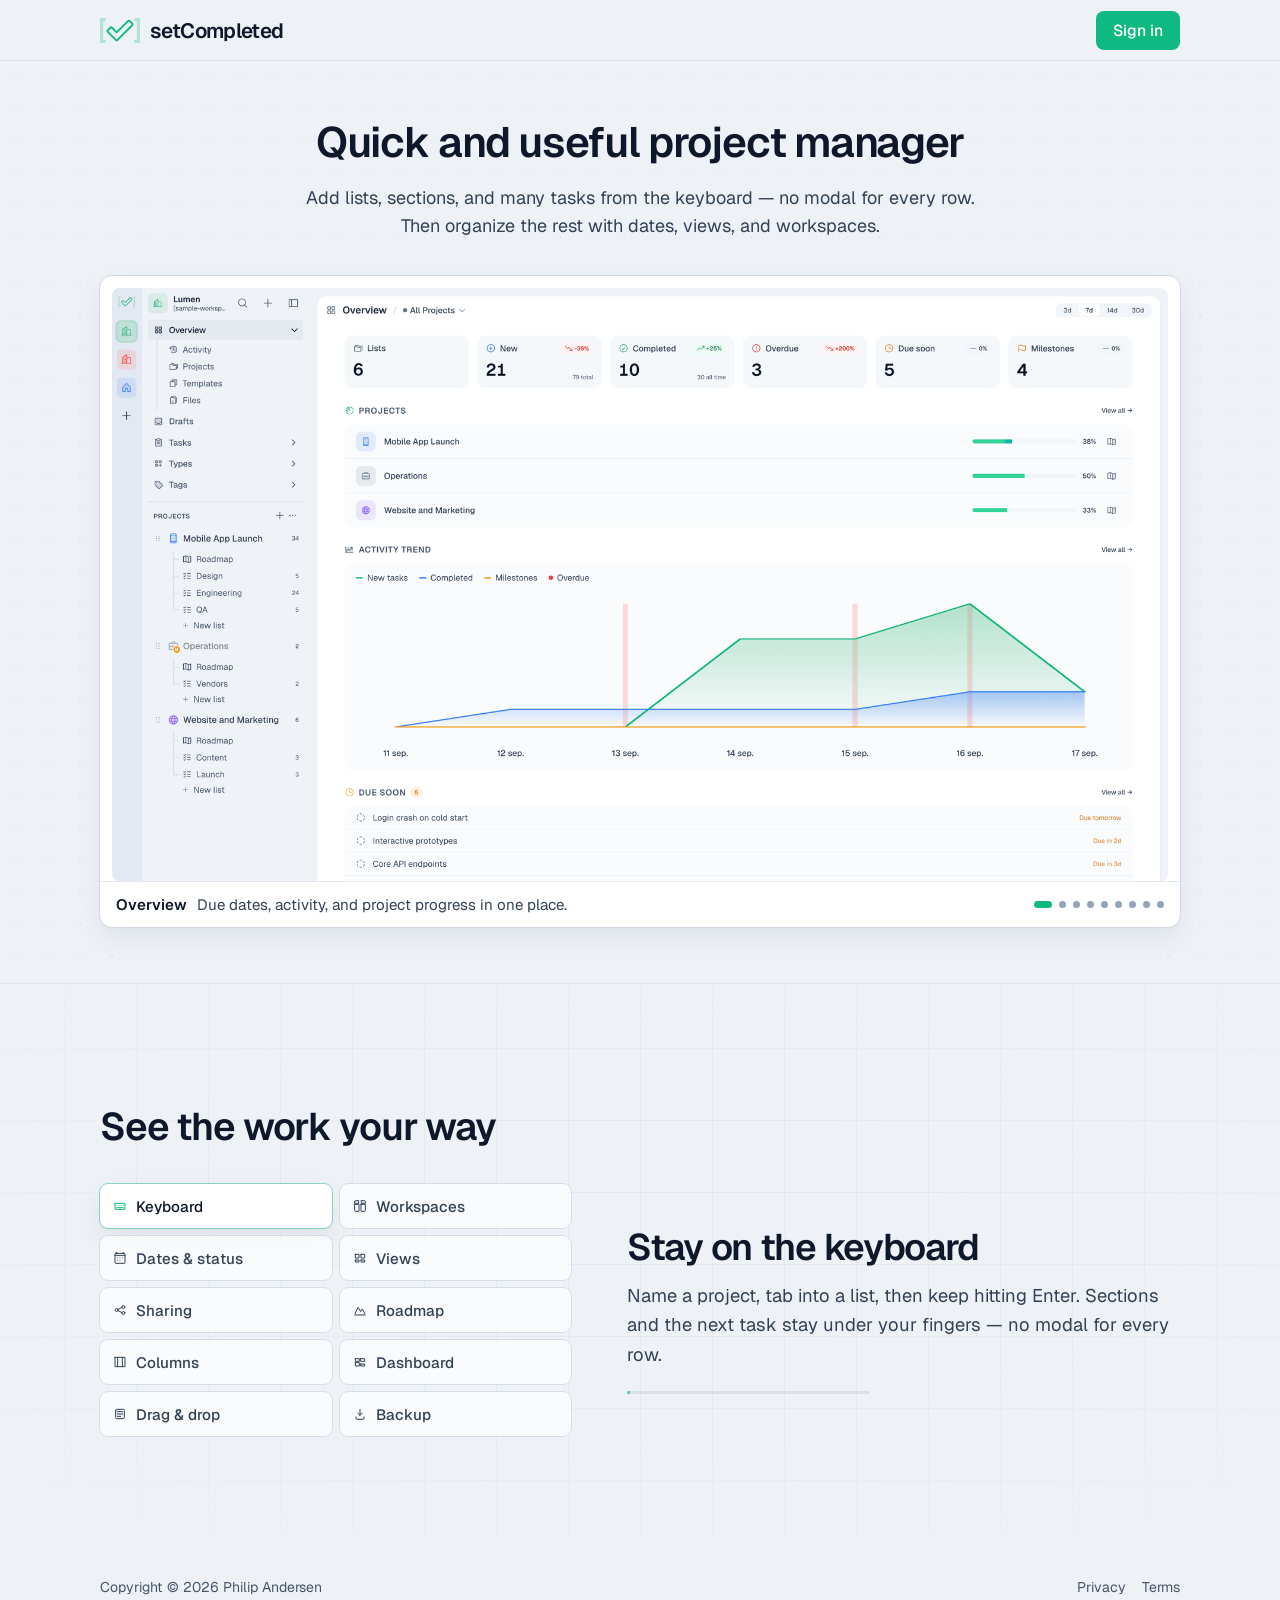
<file: index.html>
<!DOCTYPE html>
<html lang="en">
<head>
  <meta charset="utf-8">
  <meta name="viewport" content="width=device-width, initial-scale=1">
  <title>setCompleted – Quick and useful project manager</title>
  <meta name="description" content="A fast task manager you can drive from the keyboard. Add lists, sections, and many tasks in a row, then switch to board, calendar, or Gantt.">
  <link rel="icon" type="image/svg+xml" href="assets/logo.svg">
  <link rel="preconnect" href="https://fonts.googleapis.com">
  <link rel="preconnect" href="https://fonts.gstatic.com" crossorigin>
  <link href="https://fonts.googleapis.com/css2?family=Geist:wght@400;500;600;700&display=swap" rel="stylesheet">
  <link rel="stylesheet" href="css/styles.css">
  <script>
    (function () {
      var theme = window.matchMedia("(prefers-color-scheme: dark)").matches ? "dark" : "light";
      document.documentElement.dataset.theme = theme;
      document.documentElement.style.colorScheme = theme;
    })();
  </script>
</head>
<body>
  <header class="site-header">
    <div class="wrap site-header__inner">
      <a class="brand" href="/">
        <img src="assets/logo.svg" alt="" width="40" height="25">
        <span class="brand__name">setCompleted</span>
      </a>
      <a class="btn btn--accent" href="https://app.setcompleted.com/login">Sign in</a>
    </div>
  </header>

  <main>
    <section class="hero pattern-dots">
      <div class="wrap hero__inner">
        <h1>Quick and useful project manager</h1>
        <p class="hero__lead">
          Add lists, sections, and many tasks from the keyboard — no modal for every row.<br>
          Then organize the rest with dates, views, and workspaces.
        </p>
      </div>
    </section>

    <section class="showcase pattern-dots" aria-label="Product screenshots">
      <div class="wrap">
        <div class="panel carousel" data-carousel tabindex="0">
          <div class="carousel__stage">
          <ul class="carousel__track" data-carousel-track>
            <li class="carousel__slide is-active" data-carousel-slide data-title="Overview" data-caption="Due dates, activity, and project progress in one place.">
              <img class="shot" data-shot-light="assets/screenshots/screenshot_dashboard_light.png" data-shot-dark="assets/screenshots/screenshot_dashboard_dark.png" src="assets/screenshots/screenshot_dashboard_light.png" alt="setCompleted overview dashboard" width="1780" height="1000">
            </li>
            <li class="carousel__slide" data-carousel-slide data-title="Projects" data-caption="Every project in the workspace, as cards.">
              <img class="shot" data-shot-light="assets/screenshots/screenshot_projects_light.png" data-shot-dark="assets/screenshots/screenshot_projects_dark.png" src="assets/screenshots/screenshot_projects_light.png" alt="setCompleted projects gallery" width="1780" height="1000">
            </li>
            <li class="carousel__slide" data-carousel-slide data-title="Projects list" data-caption="The same projects as rows, with progress and due dates.">
              <img class="shot" data-shot-light="assets/screenshots/screenshot_projects-list_light.png" data-shot-dark="assets/screenshots/screenshot_projects-list_dark.png" src="assets/screenshots/screenshot_projects-list_light.png" alt="setCompleted projects as a list" width="1780" height="1000">
            </li>
            <li class="carousel__slide" data-carousel-slide data-title="List" data-caption="Sections, dates, and status in a fast keyboard-first list.">
              <img class="shot" data-shot-light="assets/screenshots/screenshot_list-view_light.png" data-shot-dark="assets/screenshots/screenshot_list-view_dark.png" src="assets/screenshots/screenshot_list-view_light.png" alt="setCompleted list view" width="1780" height="1000">
            </li>
            <li class="carousel__slide" data-carousel-slide data-title="Task" data-caption="Dates, estimate, and the rest of a task without leaving the list.">
              <img class="shot" data-shot-light="assets/screenshots/screenshot_task-details_light.png" data-shot-dark="assets/screenshots/screenshot_task-details_dark.png" src="assets/screenshots/screenshot_task-details_light.png" alt="setCompleted task details" width="1780" height="1000">
            </li>
            <li class="carousel__slide" data-carousel-slide data-title="Board" data-caption="The same list, grouped by status.">
              <img class="shot" data-shot-light="assets/screenshots/screenshot_board_light.png" data-shot-dark="assets/screenshots/screenshot_board_dark.png" src="assets/screenshots/screenshot_board_light.png" alt="setCompleted board view" width="1780" height="1000">
            </li>
            <li class="carousel__slide" data-carousel-slide data-title="Timeline" data-caption="Start and due dates on a Gantt-style view.">
              <img class="shot" data-shot-light="assets/screenshots/screenshot_gantt_light.png" data-shot-dark="assets/screenshots/screenshot_gantt_dark.png" src="assets/screenshots/screenshot_gantt_light.png" alt="setCompleted timeline and Gantt view" width="1780" height="1000">
            </li>
            <li class="carousel__slide" data-carousel-slide data-title="Roadmap" data-caption="Now, Next, and Later for a project.">
              <img class="shot" data-shot-light="assets/screenshots/screenshot_roadmap_light.png" data-shot-dark="assets/screenshots/screenshot_roadmap_dark.png" src="assets/screenshots/screenshot_roadmap_light.png" alt="setCompleted project roadmap" width="1780" height="1000">
            </li>
            <li class="carousel__slide" data-carousel-slide data-title="Sharing" data-caption="A read-only page for a list. Anyone with the link can follow along.">
              <img class="shot" data-shot-light="assets/screenshots/screenshot_share_light.png" data-shot-dark="assets/screenshots/screenshot_share_dark.png" src="assets/screenshots/screenshot_share_light.png" alt="setCompleted shared list page" width="1780" height="1000">
            </li>
          </ul>
          </div>
          <div class="carousel__caption">
            <p>
              <strong data-carousel-title>Overview</strong>
              <span data-carousel-body>Due dates, activity, and project progress in one place.</span>
            </p>
            <div class="dots" data-carousel-dots></div>
          </div>
        </div>
      </div>
    </section>

    <section class="features pattern-grid" id="product">
      <div class="wrap">
        <header class="features__head">
          <h2>See the work your way</h2>
        </header>

        <div class="feature-stage" data-feature-tabs>
          <div class="feature-tabs" role="tablist" aria-label="Features">
            <button class="feature-tab" type="button" role="tab" id="tab-keyboard" aria-controls="panel-keyboard" aria-selected="true">
              <svg viewBox="0 0 24 24" aria-hidden="true"><path d="M4.5 8h15v9h-15V8Z"/><path d="M7 11h.01M10.5 11h.01M14 11h.01M17.5 11h.01M7 14.5h10"/></svg>
              Keyboard
            </button>
            <button class="feature-tab" type="button" role="tab" id="tab-workspaces" aria-controls="panel-workspaces" aria-selected="false">
              <svg viewBox="0 0 24 24" aria-hidden="true"><path d="M4 9.5V19a1 1 0 0 0 1 1h5.5V9.5H4Zm9.5 0V20H19a1 1 0 0 0 1-1V9.5h-6.5ZM4 5.5A1.5 1.5 0 0 1 5.5 4H10v4H4V5.5Zm10 0V8h6V5.5A1.5 1.5 0 0 0 18.5 4H14Z"/></svg>
              Workspaces
            </button>
            <button class="feature-tab" type="button" role="tab" id="tab-dates" aria-controls="panel-dates" aria-selected="false">
              <svg viewBox="0 0 24 24" aria-hidden="true"><path d="M7 3.5v2M17 3.5v2M4.5 8h15M6 5h12a1.5 1.5 0 0 1 1.5 1.5v12A1.5 1.5 0 0 1 18 20H6a1.5 1.5 0 0 1-1.5-1.5v-12A1.5 1.5 0 0 1 6 5Z"/><path d="M8 12h.01M12 12h.01M16 12h.01M8 16h.01M12 16h.01"/></svg>
              Dates &amp; status
            </button>
            <button class="feature-tab" type="button" role="tab" id="tab-views" aria-controls="panel-views" aria-selected="false">
              <svg viewBox="0 0 24 24" aria-hidden="true"><path d="M5 6.5h5.5v5.5H5V6.5Zm8.5 0H19v5.5h-5.5V6.5ZM5 15h5.5v3H5v-3Zm8.5 0H19v3h-5.5v-3Z"/></svg>
              Views
            </button>
            <button class="feature-tab" type="button" role="tab" id="tab-share" aria-controls="panel-share" aria-selected="false">
              <svg viewBox="0 0 24 24" aria-hidden="true"><path d="M8.5 11.5 15 8M8.5 12.5 15 16"/><circle cx="7" cy="12" r="2.25"/><circle cx="17" cy="7.5" r="2.25"/><circle cx="17" cy="16.5" r="2.25"/></svg>
              Sharing
            </button>
            <button class="feature-tab" type="button" role="tab" id="tab-roadmap" aria-controls="panel-roadmap" aria-selected="false">
              <svg viewBox="0 0 24 24" aria-hidden="true"><path d="M4.5 17.5 9 8l4 6.5 2.5-4 4 7"/><path d="M4 19.5h16"/></svg>
              Roadmap
            </button>
            <button class="feature-tab" type="button" role="tab" id="tab-columns" aria-controls="panel-columns" aria-selected="false">
              <svg viewBox="0 0 24 24" aria-hidden="true"><path d="M8.5 5v14M15.5 5v14M4.5 5h15v14h-15V5Z"/></svg>
              Columns
            </button>
            <button class="feature-tab" type="button" role="tab" id="tab-dashboard" aria-controls="panel-dashboard" aria-selected="false">
              <svg viewBox="0 0 24 24" aria-hidden="true"><path d="M5 7h6v4H5V7Zm8 0h6v4h-6V7ZM5 13h6v5H5v-5Zm8 2h6v3h-6v-3Z"/></svg>
              Dashboard
            </button>
            <button class="feature-tab" type="button" role="tab" id="tab-drag" aria-controls="panel-drag" aria-selected="false">
              <svg viewBox="0 0 24 24" aria-hidden="true"><path d="M8 8.5h8M8 12h8M8 15.5h5M5.5 6.5v11A1.5 1.5 0 0 0 7 19h10a1.5 1.5 0 0 0 1.5-1.5v-11A1.5 1.5 0 0 0 17 5H7A1.5 1.5 0 0 0 5.5 6.5Z"/></svg>
              Drag &amp; drop
            </button>
            <button class="feature-tab" type="button" role="tab" id="tab-backup" aria-controls="panel-backup" aria-selected="false">
              <svg viewBox="0 0 24 24" aria-hidden="true"><path d="M12 5v9M8.5 10.5 12 14l3.5-3.5M6 16.5v2A1.5 1.5 0 0 0 7.5 20h9a1.5 1.5 0 0 0 1.5-1.5v-2"/></svg>
              Backup
            </button>
          </div>

          <div class="feature-copy">
            <div class="feature-panels">
            <article class="feature-panel" role="tabpanel" id="panel-keyboard" aria-labelledby="tab-keyboard">
              <h3>Stay on the keyboard</h3>
              <p>Name a project, tab into a list, then keep hitting Enter. Sections and the next task stay under your fingers — no modal for every row.</p>
            </article>
            <article class="feature-panel" role="tabpanel" id="panel-workspaces" aria-labelledby="tab-workspaces" hidden>
              <h3>Workspaces and projects</h3>
              <p>Keep work, private, and client spaces apart. Projects live inside a workspace and hold the lists you actually open each day.</p>
            </article>
            <article class="feature-panel" role="tabpanel" id="panel-dates" aria-labelledby="tab-dates" hidden>
              <h3>Due dates, priority, and status</h3>
              <p>Give a task a start date, a due date, and a status. Then you can see what is next, overdue, or already done.</p>
            </article>
            <article class="feature-panel" role="tabpanel" id="panel-views" aria-labelledby="tab-views" hidden>
              <h3>List, board, calendar, and Gantt</h3>
              <p>Switch views on the same list. The last one you used is remembered, so you do not set it up again every time.</p>
            </article>
            <article class="feature-panel" role="tabpanel" id="panel-share" aria-labelledby="tab-share" hidden>
              <h3>Share a list</h3>
              <p>Publish a read-only page for a list. Anyone with the link can follow the work without signing in.</p>
            </article>
            <article class="feature-panel" role="tabpanel" id="panel-roadmap" aria-labelledby="tab-roadmap" hidden>
              <h3>Roadmap</h3>
              <p>Place work on Now, Next, and Later when an idea is bigger than a task, but still needs a home on the project.</p>
            </article>
            <article class="feature-panel" role="tabpanel" id="panel-columns" aria-labelledby="tab-columns" hidden>
              <h3>Custom columns</h3>
              <p>Add text, number, date, or labeled fields when a list needs more than priority and status.</p>
            </article>
            <article class="feature-panel" role="tabpanel" id="panel-dashboard" aria-labelledby="tab-dashboard" hidden>
              <h3>Dashboard and milestones</h3>
              <p>An overview of open work across the workspace, plus milestone dates when a deadline actually matters.</p>
            </article>
            <article class="feature-panel" role="tabpanel" id="panel-drag" aria-labelledby="tab-drag" hidden>
              <h3>Drag and drop</h3>
              <p>Reorder tasks, move them between sections, or drop them on another day in the calendar and timeline.</p>
            </article>
            <article class="feature-panel" role="tabpanel" id="panel-backup" aria-labelledby="tab-backup" hidden>
              <h3>Import, export, and backup</h3>
              <p>Bring data in, take it out, or keep a backup of a workspace when you want a copy you control.</p>
            </article>
            </div>
            <div class="feature-progress" aria-hidden="true">
              <span class="feature-progress__bar" data-feature-progress></span>
            </div>
          </div>
        </div>
      </div>
    </section>
  </main>

  <footer class="site-footer">
    <div class="wrap site-footer__inner">
      <p>Copyright © 2026 <a href="https://philipandersen.se/">Philip Andersen</a></p>
      <nav>
        <a href="https://app.setcompleted.com/privacy">Privacy</a>
        <a href="https://app.setcompleted.com/terms">Terms</a>
      </nav>
    </div>
  </footer>

  <script src="js/theme.js"></script>
  <script src="js/carousel.js"></script>
  <script src="js/feature-tabs.js"></script>
</body>
</html>
</file>
<file: css/styles.css>
:root,
html[data-theme="light"] {
  --accent: #10b981;
  --accent-hover: #059669;
  --canvas: #eef2f7;
  --rail: #e3e9f1;
  --ink: #0f172a;
  --ink-muted: #334155;
  --ink-soft: #475569;
  --line: #cbd5e1;
  --panel: #ffffff;
  --panel-line: rgb(203 213 225 / 0.7);
  --header-line: rgb(203 213 225 / 0.55);
  --section-line: rgb(203 213 225 / 0.45);
  --shadow: 0 1px 2px rgb(15 23 42 / 0.04), 0 10px 28px rgb(15 23 42 / 0.07);
  --tab-bg: rgb(255 255 255 / 0.7);
  --tab-bg-hover: #fff;
  --dot: #94a3b8;
  --shot-bg: #f8fafc;
  --dot-pattern: rgb(100 116 139 / 0.1);
  --grid-line: rgb(148 163 184 / 0.12);
  --radius: 12px;
  --radius-sm: 8px;
}

html[data-theme="dark"] {
  --accent: #10b981;
  --accent-hover: #34d399;
  --canvas: #0f172a;
  --rail: #0b1220;
  --ink: #f8fafc;
  --ink-muted: #cbd5e1;
  --ink-soft: #94a3b8;
  --line: #334155;
  --panel: #1e293b;
  --panel-line: rgb(51 65 85 / 0.9);
  --header-line: rgb(51 65 85 / 0.75);
  --section-line: rgb(51 65 85 / 0.65);
  --shadow: 0 1px 2px rgb(0 0 0 / 0.35), 0 14px 32px rgb(0 0 0 / 0.28);
  --tab-bg: rgb(30 41 59 / 0.78);
  --tab-bg-hover: #1e293b;
  --dot: #64748b;
  --shot-bg: #0b1220;
  --dot-pattern: rgb(148 163 184 / 0.16);
  --grid-line: rgb(148 163 184 / 0.1);
}

*,
*::before,
*::after {
  box-sizing: border-box;
}

html {
  font-size: 18px;
  color-scheme: light;
  -webkit-font-smoothing: antialiased;
  -moz-osx-font-smoothing: grayscale;
}

html[data-theme="dark"] {
  color-scheme: dark;
}

body {
  margin: 0;
  min-height: 100vh;
  font-family: Geist, ui-sans-serif, system-ui, sans-serif;
  color: var(--ink);
  background: var(--canvas);
}

a {
  color: inherit;
  text-decoration: none;
}

img {
  display: block;
  max-width: 100%;
  height: auto;
}

.wrap {
  width: min(1080px, calc(100% - 40px));
  margin-inline: auto;
}

.pattern-dots {
  background-color: var(--canvas);
  background-image: radial-gradient(var(--dot-pattern) 1px, transparent 1px);
  background-size: 32px 32px;
}

.pattern-grid {
  position: relative;
  isolation: isolate;
  background-color: var(--canvas);
  overflow: hidden;
}

.pattern-grid::before {
  content: "";
  position: absolute;
  inset: -80px;
  z-index: -1;
  background-image:
    linear-gradient(var(--grid-line) 1px, transparent 1px),
    linear-gradient(90deg, var(--grid-line) 1px, transparent 1px);
  background-size: 72px 72px;
  mask-image: radial-gradient(ellipse 90% 80% at 50% 45%, #000 10%, transparent 78%);
  animation: grid-drift 60s linear infinite;
}

@keyframes grid-drift {
  from { background-position: 0 0; }
  to { background-position: 72px 72px; }
}

/* Header */

.site-header {
  position: sticky;
  top: 0;
  z-index: 20;
  backdrop-filter: blur(14px);
  background: color-mix(in srgb, var(--canvas) 82%, transparent);
  border-bottom: 1px solid var(--header-line);
}

.site-header__inner {
  display: flex;
  align-items: center;
  justify-content: space-between;
  min-height: 60px;
  gap: 16px;
}

.brand {
  display: flex;
  align-items: center;
  gap: 10px;
  min-width: 0;
}

.brand img {
  width: 40px;
  height: 25px;
}

.brand__name {
  font-size: 1.15rem;
  font-weight: 600;
  letter-spacing: -0.03em;
}

.btn {
  display: inline-flex;
  align-items: center;
  justify-content: center;
  border: 0;
  border-radius: var(--radius-sm);
  padding: 0.5rem 0.95rem;
  font: inherit;
  font-size: 0.88rem;
  font-weight: 500;
  cursor: pointer;
}

.btn--accent {
  background: var(--accent);
  color: #fff;
}

.btn--accent:hover {
  background: var(--accent-hover);
}

/* Hero */

.hero {
  padding: 56px 0 28px;
}

.hero__inner {
  display: grid;
  justify-items: center;
  text-align: center;
}

.hero h1 {
  margin: 0;
  font-size: clamp(1.85rem, 3.6vw, 2.35rem);
  font-weight: 600;
  letter-spacing: -0.03em;
  line-height: 1.2;
}

.hero__lead {
  margin: 16px 0 0;
  max-width: 42rem;
  color: var(--ink-muted);
  font-size: 1rem;
  line-height: 1.55;
  text-wrap: pretty;
}

/* Screenshot slider */

.showcase {
  padding: 8px 0 56px;
}

.panel {
  background: var(--panel);
  border-radius: var(--radius);
  box-shadow: var(--shadow);
  outline: 1px solid var(--panel-line);
}

.carousel {
  position: relative;
  overflow: hidden;
}

.carousel__stage {
  position: relative;
  overflow: hidden;
  aspect-ratio: 1780 / 1000;
  margin: 12px 12px 0;
  border-radius: 8px;
  background: var(--shot-bg);
}

.carousel__track {
  position: absolute;
  inset: 0;
  margin: 0;
  padding: 0;
  list-style: none;
}

.carousel__slide {
  position: absolute;
  inset: 0;
  opacity: 0;
  visibility: hidden;
  pointer-events: none;
  transform: translateX(8%);
  transition:
    transform 680ms cubic-bezier(0.22, 1, 0.36, 1),
    opacity 560ms ease;
}

.carousel__slide.is-enter,
.carousel__slide.is-leave {
  visibility: visible;
}

.carousel__slide.is-enter-right {
  opacity: 0;
  transform: translateX(10%);
}

.carousel__slide.is-enter-left {
  opacity: 0;
  transform: translateX(-10%);
}

.carousel__slide.is-leave-left {
  z-index: 1;
  opacity: 0;
  transform: translateX(-10%);
}

.carousel__slide.is-leave-right {
  z-index: 1;
  opacity: 0;
  transform: translateX(10%);
}

.carousel__slide.is-active {
  z-index: 2;
  opacity: 1;
  visibility: visible;
  pointer-events: auto;
  transform: translateX(0);
}

.carousel__slide.is-settling {
  transition: none;
  visibility: hidden;
  opacity: 0;
}

.shot {
  display: block;
  width: 100%;
  height: 100%;
  max-width: none;
  object-fit: cover;
  object-position: top center;
  background: var(--shot-bg);
}

.carousel__caption {
  display: flex;
  align-items: center;
  justify-content: space-between;
  gap: 16px;
  padding: 12px 16px;
  border-top: 1px solid var(--header-line);
}

.carousel__caption p {
  margin: 0;
  min-width: 0;
  color: var(--ink-muted);
  font-size: 0.84rem;
  line-height: 1.4;
}

.carousel__caption strong {
  margin-right: 0.4em;
  color: var(--ink);
  font-weight: 600;
}

.dots {
  display: flex;
  flex-shrink: 0;
  flex-wrap: wrap;
  justify-content: flex-end;
  align-items: center;
  max-width: 11rem;
  gap: 7px;
}

.dots button {
  width: 7px;
  height: 7px;
  padding: 0;
  border: 0;
  border-radius: 999px;
  background: var(--dot);
  cursor: pointer;
}

.dots button[aria-current="true"] {
  width: 18px;
  background: var(--accent);
}

/* Features */

.features {
  padding: 120px 0 104px;
  border-top: 1px solid var(--section-line);
}

.features__head {
  margin-bottom: 36px;
}

.features__head h2 {
  margin: 0;
  font-size: clamp(1.7rem, 3vw, 2.15rem);
  font-weight: 600;
  letter-spacing: -0.03em;
  line-height: 1.15;
}

.feature-stage {
  display: grid;
  grid-template-columns: minmax(17.5rem, 0.92fr) minmax(16rem, 1.08fr);
  gap: 40px 56px;
  align-items: center;
  --feature-progress: 0;
}

.feature-tabs {
  display: grid;
  grid-template-columns: 1fr 1fr;
  gap: 8px;
}

.feature-tab {
  display: inline-flex;
  align-items: center;
  gap: 8px;
  width: 100%;
  min-height: 44px;
  margin: 0;
  padding: 10px 12px;
  border: 0;
  border-radius: var(--radius-sm);
  background: var(--tab-bg);
  color: var(--ink-muted);
  outline: 1px solid var(--panel-line);
  font: inherit;
  font-size: 0.84rem;
  font-weight: 500;
  text-align: left;
  cursor: pointer;
}

.feature-tab svg {
  flex-shrink: 0;
  width: 16px;
  height: 16px;
  fill: none;
  stroke: currentColor;
  stroke-width: 1.5;
  stroke-linecap: round;
  stroke-linejoin: round;
}

.feature-tab:hover {
  background: var(--tab-bg-hover);
  color: var(--ink);
}

.feature-tab[aria-selected="true"] {
  background: var(--tab-bg-hover);
  color: var(--ink);
  box-shadow: var(--shadow);
  outline-color: rgb(16 185 129 / 0.45);
}

.feature-tab[aria-selected="true"] svg {
  stroke: var(--accent);
}

.feature-copy {
  display: grid;
  align-content: center;
  gap: 22px;
  min-height: 100%;
}

.feature-panels {
  display: grid;
}

.feature-panel {
  grid-area: 1 / 1;
  opacity: 0;
  transform: translateY(10px);
  transition: opacity 780ms ease, transform 780ms ease;
}

.feature-panel[hidden] {
  display: block;
  visibility: hidden;
  pointer-events: none;
}

.feature-panel:not([hidden]) {
  opacity: 1;
  transform: none;
}

.feature-panel h3 {
  margin: 0 0 12px;
  font-size: clamp(1.55rem, 3vw, 2.05rem);
  font-weight: 600;
  letter-spacing: -0.035em;
  line-height: 1.15;
}

.feature-panel p {
  margin: 0;
  max-width: 34rem;
  color: var(--ink-muted);
  font-size: 1.02rem;
  line-height: 1.6;
}

.feature-progress {
  position: relative;
  width: min(13.5rem, 100%);
  height: 3px;
  overflow: hidden;
  border-radius: 999px;
  background: rgb(148 163 184 / 0.24);
}

.feature-progress__bar {
  display: block;
  width: 100%;
  height: 100%;
  border-radius: inherit;
  background: linear-gradient(90deg, rgb(16 185 129 / 0.35), var(--accent));
  transform: scaleX(var(--feature-progress, 0));
  transform-origin: left center;
}

/* Footer */

.site-footer {
  padding: 24px 0 32px;
  color: var(--ink-soft);
  font-size: 0.78rem;
}

.site-footer__inner {
  display: flex;
  flex-wrap: wrap;
  align-items: center;
  justify-content: space-between;
  gap: 10px;
}

.site-footer nav {
  display: flex;
  gap: 16px;
}

.site-footer a:hover {
  color: var(--ink);
}

@media (max-width: 860px) {
  .hero {
    padding-top: 40px;
  }

  .carousel__caption {
    flex-direction: column;
    align-items: flex-start;
  }

  .features {
    padding: 88px 0 80px;
  }

  .feature-stage {
    grid-template-columns: 1fr;
    gap: 28px;
    align-items: start;
  }

  .feature-copy {
    gap: 18px;
  }

  .feature-panel h3 {
    font-size: 1.45rem;
  }
}

@media (prefers-reduced-motion: reduce) {
  .carousel__slide {
    transition: none;
  }

  .pattern-grid::before {
    animation: none;
  }

  .feature-panel {
    transition: none;
    transform: none;
  }

  .feature-progress {
    display: none;
  }
}
</file>
